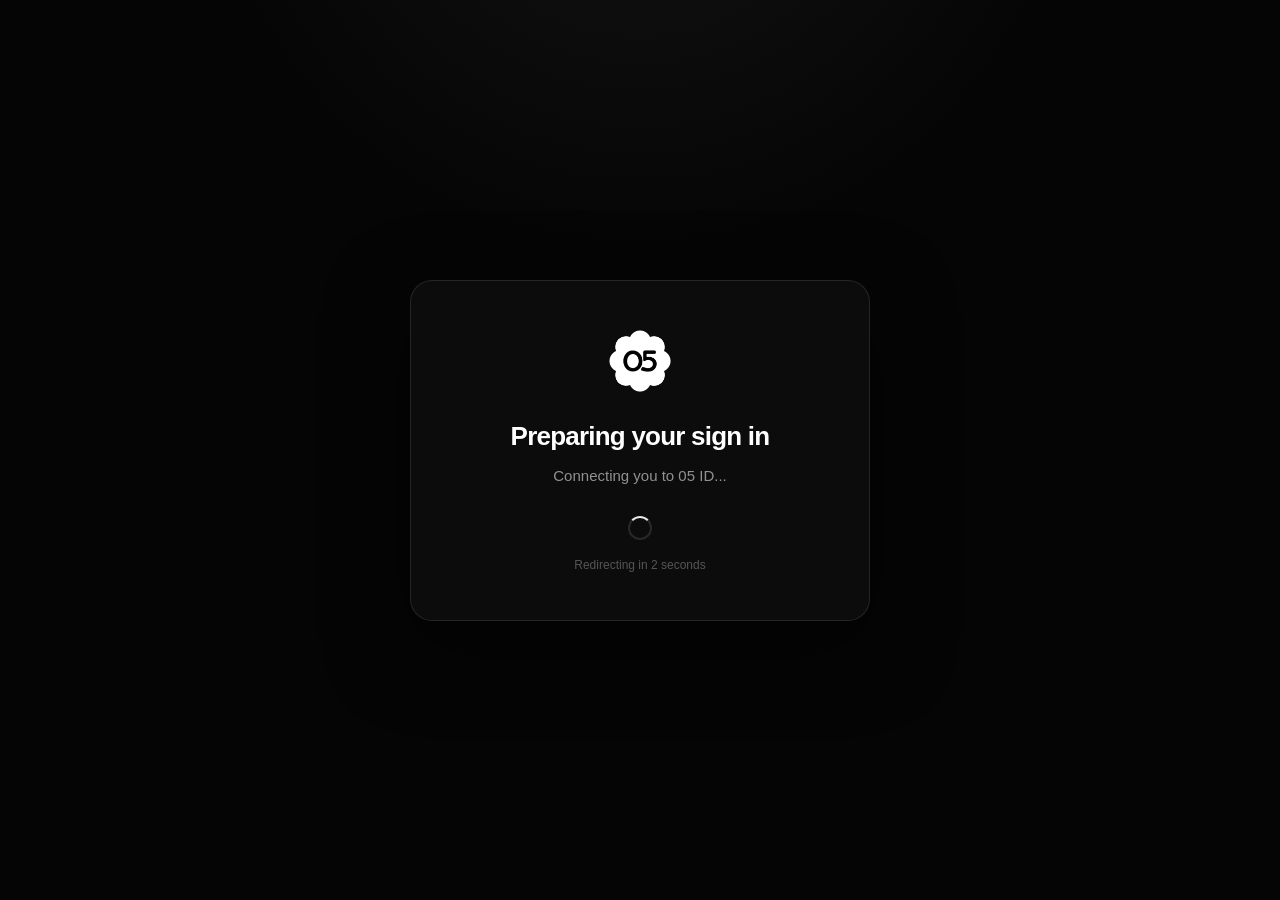
<file: index.html>
<!DOCTYPE html>
<html lang="en">

<head>

    <meta charset="UTF-8">

    <meta
        name="viewport"
        content="width=device-width, initial-scale=1.0"
    >

    <title>05 ID</title>

    <link
        rel="icon"
        type="image/png"
        href="assets/05-id-logo.png"
    >

    <style>

        * {
            box-sizing: border-box;
        }

        html,
        body {
            margin: 0;
            min-height: 100%;
        }

        body {
            min-height: 100vh;

            background:
                radial-gradient(
                    circle at 50% -20%,
                    rgba(255, 255, 255, 0.06),
                    transparent 35%
                ),
                #050505;

            color: #ffffff;

            font-family:
                Inter,
                -apple-system,
                BlinkMacSystemFont,
                "Segoe UI",
                sans-serif;
        }


        /* ========================================
           PAGE
        ======================================== */

        .connection-page {
            min-height: 100vh;

            display: flex;
            align-items: center;
            justify-content: center;

            padding: 24px;
        }


        /* ========================================
           CARD
        ======================================== */

        .connection-card {
            width: 100%;
            max-width: 460px;

            padding: 48px;

            text-align: center;

            background:
                rgba(13, 13, 13, 0.95);

            border:
                1px solid
                rgba(255, 255, 255, 0.10);

            border-radius: 22px;

            box-shadow:
                0 25px 80px
                rgba(0, 0, 0, 0.55);

            animation:
                card-in
                0.5s ease both;
        }


        @keyframes card-in {

            from {
                opacity: 0;
                transform: translateY(8px);
            }

            to {
                opacity: 1;
                transform: translateY(0);
            }

        }


        /* ========================================
           LOGO
        ======================================== */

        .connection-logo {
            width: 64px;
            height: 64px;

            margin:
                0 auto 28px;

            display: flex;
            align-items: center;
            justify-content: center;
        }

        .connection-logo img {
            width: 64px;
            height: 64px;

            object-fit: contain;
        }


        /* ========================================
           CONTENT
        ======================================== */

        .eyebrow {
            margin: 0 0 10px;

            color:
                rgba(255, 255, 255, 0.45);

            font-size: 11px;
            font-weight: 600;

            letter-spacing: 0.12em;

            text-transform: uppercase;
        }

        .connection-content h1 {
            margin: 0 0 12px;

            color: #ffffff;

            font-size: 26px;
            font-weight: 600;

            letter-spacing: -0.03em;
        }

        .connection-content p {
            margin: 0;

            color:
                rgba(255, 255, 255, 0.55);

            font-size: 15px;

            line-height: 1.6;
        }


        /* ========================================
           LOADING
        ======================================== */

        .loading {
            width: 24px;
            height: 24px;

            margin:
                28px auto 0;

            border-radius: 50%;

            border:
                2px solid
                rgba(255, 255, 255, 0.12);

            border-top-color:
                rgba(255, 255, 255, 0.9);

            animation:
                spin
                0.8s linear infinite;
        }


        @keyframes spin {

            from {
                transform: rotate(0deg);
            }

            to {
                transform: rotate(360deg);
            }

        }


        /* ========================================
           COUNTDOWN
        ======================================== */

        .countdown {
            margin-top: 18px;

            color:
                rgba(255, 255, 255, 0.3);

            font-size: 12px;

            font-variant-numeric:
                tabular-nums;
        }


        /* ========================================
           MOBILE
        ======================================== */

        @media (max-width: 520px) {

            .connection-page {
                padding: 16px;
            }

            .connection-card {
                padding: 34px 24px;

                border-radius: 18px;
            }

        }

    </style>

</head>


<body>


    <main class="connection-page">


        <section class="connection-card">


            <div class="connection-logo">

                <img
                    src="assets/05-id-logo.png"
                    alt="05 ID"
                >

            </div>


            <div class="connection-content">

            

                <h1>
                    Preparing your sign in
                </h1>

                <p>
                    Connecting you to 05 ID...
                </p>

                <div
                    class="loading"
                    aria-hidden="true"
                ></div>

                <div
                    class="countdown"
                    id="countdown"
                >
                    Redirecting in 3 seconds
                </div>

            </div>


        </section>


    </main>


    <script>

        let seconds = 3;

        const countdown =
            document.getElementById("countdown");

        const redirectUrl =
            "pages/login.html";


        const timer =
            setInterval(() => {

                seconds--;

                if (seconds > 0) {

                    countdown.textContent =
                        `Redirecting in ${seconds} second${seconds === 1 ? "" : "s"}`;

                } else {

                    countdown.textContent =
                        "Redirecting...";

                    clearInterval(timer);

                    window.location.href =
                        redirectUrl;

                }

            }, 1000);

    </script>


</body>

</html>
</file>
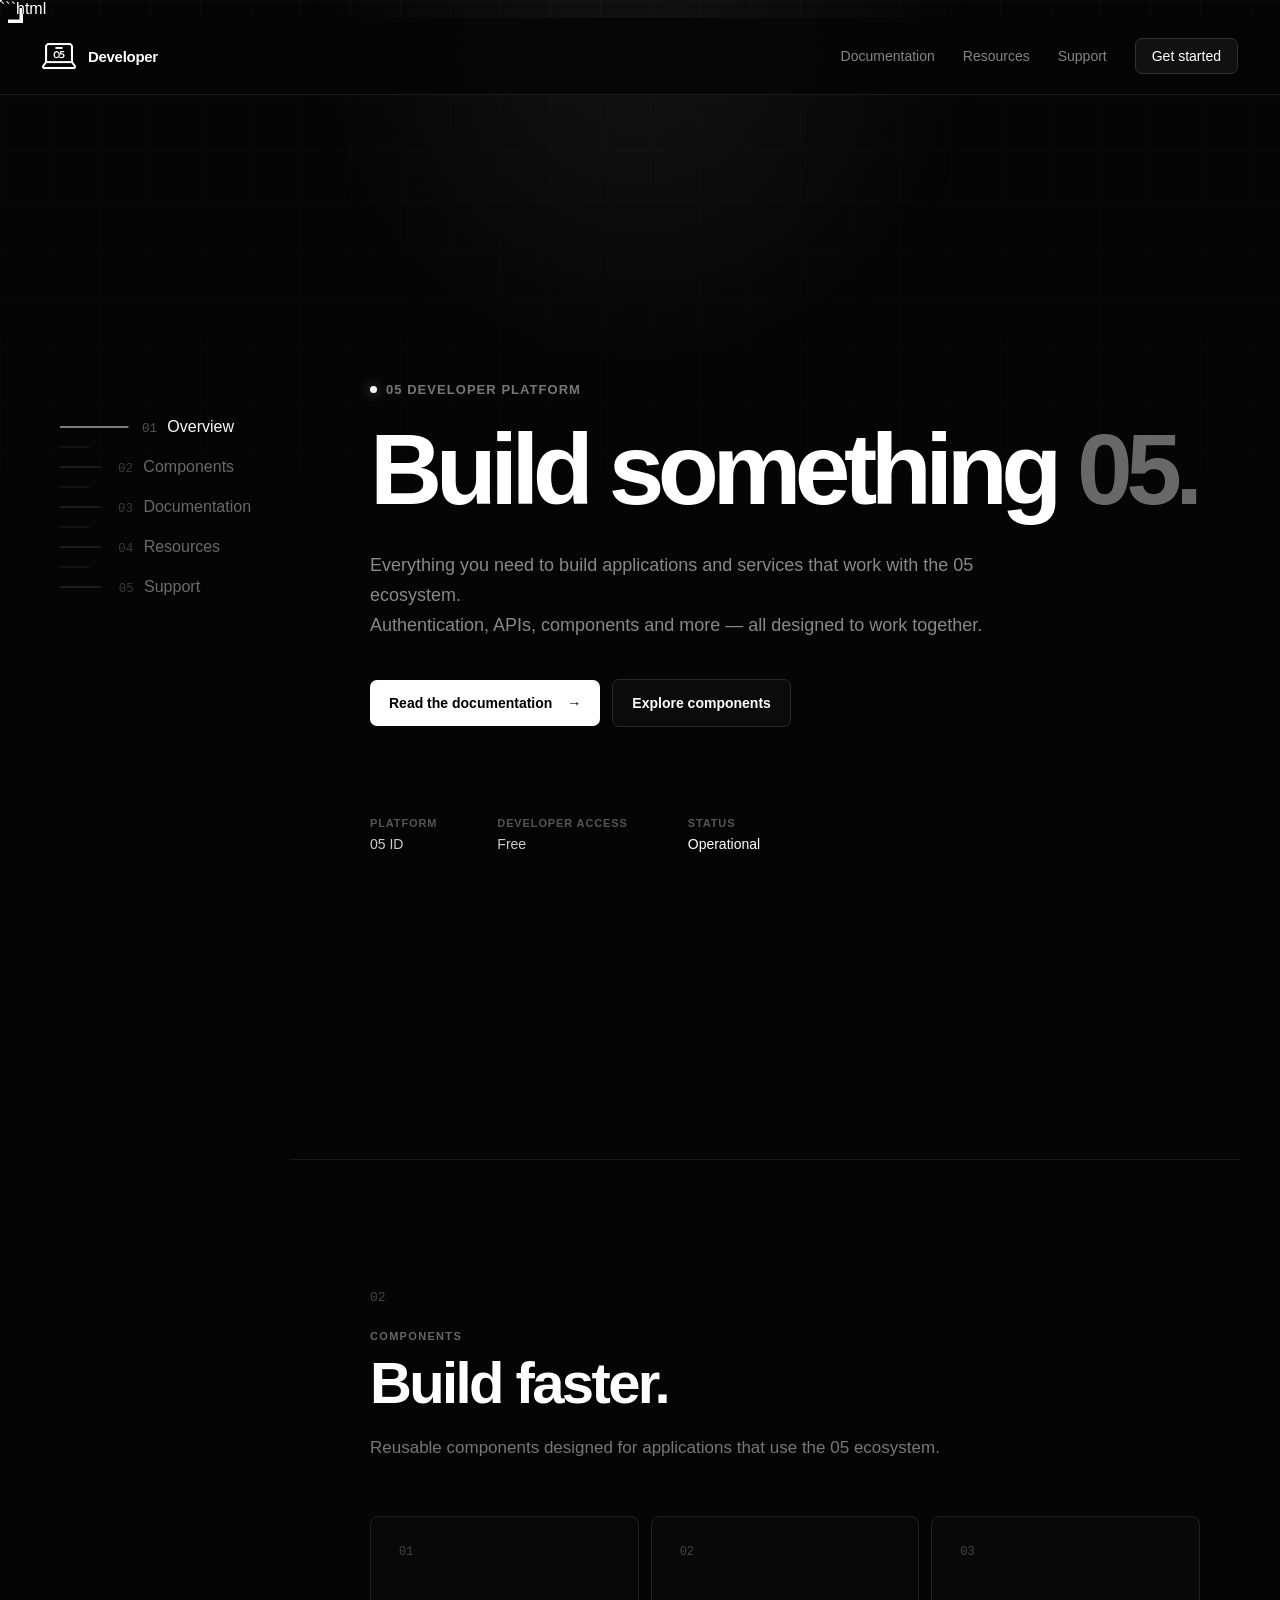
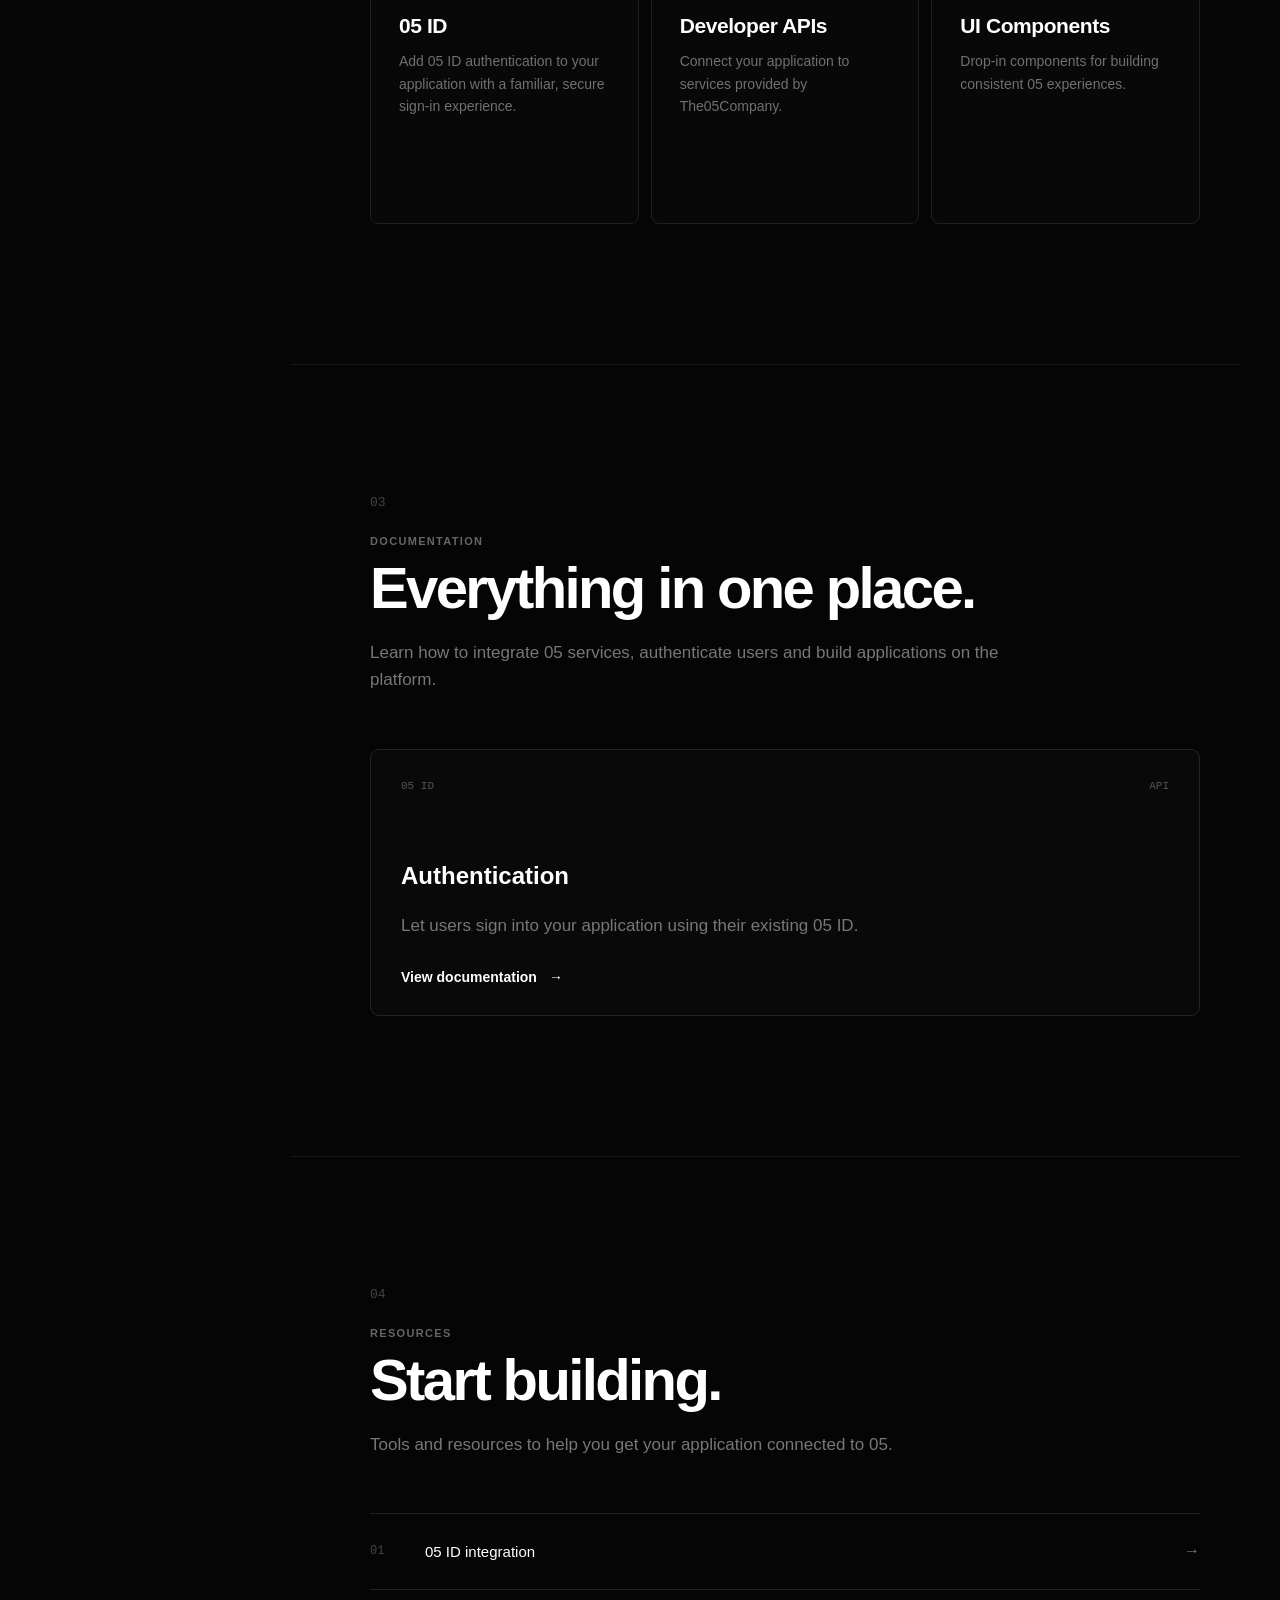
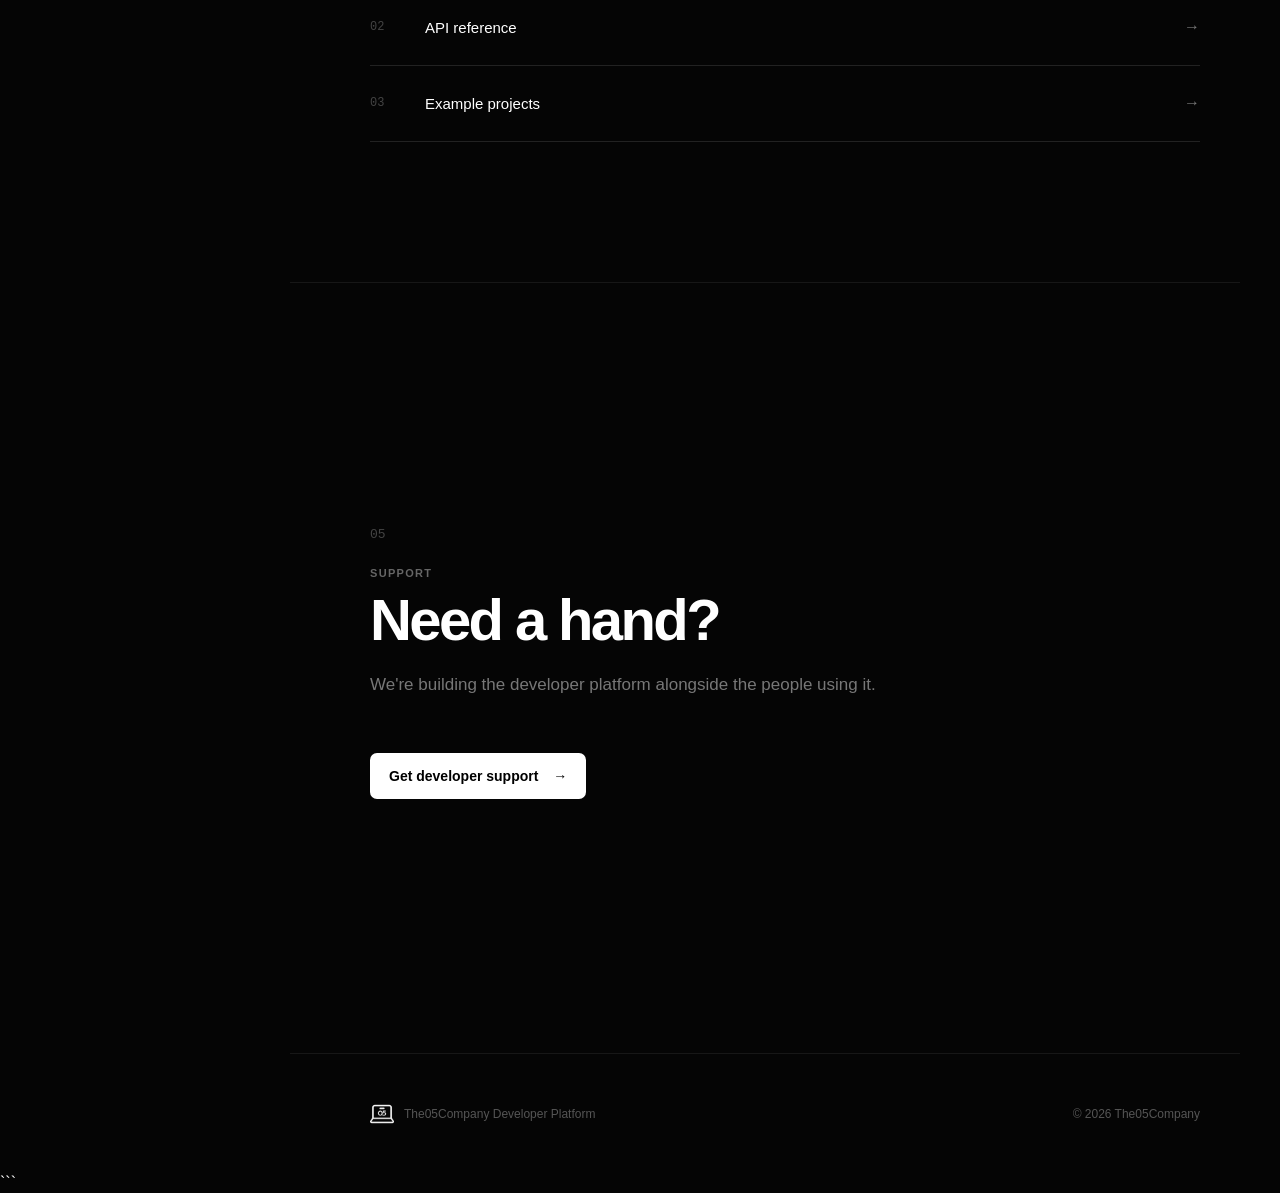
<file: developer/index.html>
```html
<!DOCTYPE html>
<html lang="en">

<head>

    <meta charset="UTF-8">

    <meta
        name="viewport"
        content="width=device-width, initial-scale=1.0"
    >

    <title>05 Developer</title>


    <!-- ========================================
         FAVICON
    ======================================== -->

    <link
        rel="icon"
        type="image/png"
        href="../assets/dev-logo.png"
    >


    <!-- ========================================
         DEVELOPER CSS
    ======================================== -->

    <link
        rel="stylesheet"
        type="text/css"
        href="../css/developer.css"
    >

</head>


<body>


    <!-- ========================================
         BACKGROUND
    ======================================== -->

    <div class="background-grid"></div>

    <div class="background-glow"></div>


    <!-- ========================================
         CUSTOM TARGET CURSOR
    ======================================== -->

    <div
        class="target-cursor-wrapper"
        id="targetCursor"
        aria-hidden="true"
    >

        <div
            class="target-cursor-dot"
            id="targetCursorDot"
        ></div>

        <div
            class="target-cursor-corner corner-tl"
        ></div>

        <div
            class="target-cursor-corner corner-tr"
        ></div>

        <div
            class="target-cursor-corner corner-br"
        ></div>

        <div
            class="target-cursor-corner corner-bl"
        ></div>

    </div>



    <!-- ========================================
         HEADER
    ======================================== -->

    <header class="developer-header">

        <a
            href="./index.html"
            class="developer-brand cursor-target"
        >

            <img
                src="../assets/dev-logo.png"
                alt="05"
                class="developer-logo"
            >

            <span class="developer-brand-text">
                Developer
            </span>

        </a>


        <nav class="header-navigation">

            <a
                href="#documentation"
                class="cursor-target"
            >
                Documentation
            </a>

            <a
                href="#resources"
                class="cursor-target"
            >
                Resources
            </a>

            <a
                href="#support"
                class="cursor-target"
            >
                Support
            </a>

            <a
                href="#signup"
                class="header-button cursor-target"
            >
                Get started
            </a>

        </nav>

    </header>



    <!-- ========================================
         MAIN
    ======================================== -->

    <main class="developer-main">


        <!-- ====================================
             SIDEBAR
        ==================================== -->

        <aside class="developer-sidebar">

            <nav
                class="line-sidebar line-sidebar--markers line-sidebar--scale-tick"
                id="lineSidebar"
            >

                <ul class="line-sidebar__list">

                    <li
                        class="line-sidebar__item active cursor-target"
                        data-section="overview"
                    >

                        <span
                            class="line-sidebar__marker"
                            aria-hidden="true"
                        ></span>

                        <span class="line-sidebar__label">

                            <span class="line-sidebar__index">
                                01
                            </span>

                            <span class="line-sidebar__text">
                                Overview
                            </span>

                        </span>

                    </li>


                    <li
                        class="line-sidebar__item cursor-target"
                        data-section="components"
                    >

                        <span
                            class="line-sidebar__marker"
                            aria-hidden="true"
                        ></span>

                        <span class="line-sidebar__label">

                            <span class="line-sidebar__index">
                                02
                            </span>

                            <span class="line-sidebar__text">
                                Components
                            </span>

                        </span>

                    </li>


                    <li
                        class="line-sidebar__item cursor-target"
                        data-section="documentation"
                    >

                        <span
                            class="line-sidebar__marker"
                            aria-hidden="true"
                        ></span>

                        <span class="line-sidebar__label">

                            <span class="line-sidebar__index">
                                03
                            </span>

                            <span class="line-sidebar__text">
                                Documentation
                            </span>

                        </span>

                    </li>


                    <li
                        class="line-sidebar__item cursor-target"
                        data-section="resources"
                    >

                        <span
                            class="line-sidebar__marker"
                            aria-hidden="true"
                        ></span>

                        <span class="line-sidebar__label">

                            <span class="line-sidebar__index">
                                04
                            </span>

                            <span class="line-sidebar__text">
                                Resources
                            </span>

                        </span>

                    </li>


                    <li
                        class="line-sidebar__item cursor-target"
                        data-section="support"
                    >

                        <span
                            class="line-sidebar__marker"
                            aria-hidden="true"
                        ></span>

                        <span class="line-sidebar__label">

                            <span class="line-sidebar__index">
                                05
                            </span>

                            <span class="line-sidebar__text">
                                Support
                            </span>

                        </span>

                    </li>

                </ul>

            </nav>

        </aside>



        <!-- ====================================
             CONTENT
        ==================================== -->

        <div class="developer-content">


            <!-- ==================================
                 HERO
            ================================== -->

            <section
                id="overview"
                class="hero-section"
            >

                <div class="hero-eyebrow">

                    <span class="status-dot"></span>

                    05 Developer Platform

                </div>


                <h1>

                    Build something
                    <span>05.</span>

                </h1>


                <p class="hero-description">

                    Everything you need to build applications
                    and services that work with the 05 ecosystem.

                    <br>

                    Authentication, APIs, components and more —
                    all designed to work together.

                </p>


                <div class="hero-actions">

                    <a
                        href="#documentation"
                        class="primary-button cursor-target"
                    >

                        Read the documentation

                        <span>
                            →
                        </span>

                    </a>


                    <a
                        href="#components"
                        class="secondary-button cursor-target"
                    >

                        Explore components

                    </a>

                </div>


                <div class="hero-meta">

                    <div>

                        <span>
                            Platform
                        </span>

                        <strong>
                            05 ID
                        </strong>

                    </div>


                    <div>

                        <span>
                            Developer access
                        </span>

                        <strong>
                            Free
                        </strong>

                    </div>


                    <div>

                        <span>
                            Status
                        </span>

                        <strong class="online">
                            Operational
                        </strong>

                    </div>

                </div>

            </section>



            <!-- ==================================
                 COMPONENTS
            ================================== -->

            <section
                id="components"
                class="content-section"
            >

                <div class="section-number">
                    02
                </div>

                <div>

                    <p class="section-label">
                        COMPONENTS
                    </p>

                    <h2>
                        Build faster.
                    </h2>

                    <p>
                        Reusable components designed for
                        applications that use the 05 ecosystem.
                    </p>

                </div>


                <div class="feature-grid">

                    <article
                        class="feature-card cursor-target"
                    >

                        <span class="feature-number">
                            01
                        </span>

                        <h3>
                            05 ID
                        </h3>

                        <p>
                            Add 05 ID authentication to your
                            application with a familiar,
                            secure sign-in experience.
                        </p>

                    </article>


                    <article
                        class="feature-card cursor-target"
                    >

                        <span class="feature-number">
                            02
                        </span>

                        <h3>
                            Developer APIs
                        </h3>

                        <p>
                            Connect your application to
                            services provided by The05Company.
                        </p>

                    </article>


                    <article
                        class="feature-card cursor-target"
                    >

                        <span class="feature-number">
                            03
                        </span>

                        <h3>
                            UI Components
                        </h3>

                        <p>
                            Drop-in components for building
                            consistent 05 experiences.
                        </p>

                    </article>

                </div>

            </section>



            <!-- ==================================
                 DOCUMENTATION
            ================================== -->

            <section
                id="documentation"
                class="content-section documentation-section"
            >

                <div class="section-number">
                    03
                </div>

                <div>

                    <p class="section-label">
                        DOCUMENTATION
                    </p>

                    <h2>
                        Everything in one place.
                    </h2>

                    <p>
                        Learn how to integrate 05 services,
                        authenticate users and build applications
                        on the platform.
                    </p>

                </div>


                <div
                    class="documentation-card cursor-target"
                >

                    <div class="documentation-card-top">

                        <span>
                            05 ID
                        </span>

                        <span>
                            API
                        </span>

                    </div>


                    <h3>
                        Authentication
                    </h3>


                    <p>
                        Let users sign into your application
                        using their existing 05 ID.
                    </p>


                    <a
                        href="#"
                        class="cursor-target"
                    >

                        View documentation

                        <span>
                            →
                        </span>

                    </a>

                </div>

            </section>



            <!-- ==================================
                 RESOURCES
            ================================== -->

            <section
                id="resources"
                class="content-section"
            >

                <div class="section-number">
                    04
                </div>

                <div>

                    <p class="section-label">
                        RESOURCES
                    </p>

                    <h2>
                        Start building.
                    </h2>

                    <p>
                        Tools and resources to help you get
                        your application connected to 05.
                    </p>

                </div>


                <div class="resource-list">

                    <a
                        href="#"
                        class="resource-item cursor-target"
                    >

                        <span>
                            01
                        </span>

                        <strong>
                            05 ID integration
                        </strong>

                        <span class="resource-arrow">
                            →
                        </span>

                    </a>


                    <a
                        href="#"
                        class="resource-item cursor-target"
                    >

                        <span>
                            02
                        </span>

                        <strong>
                            API reference
                        </strong>

                        <span class="resource-arrow">
                            →
                        </span>

                    </a>


                    <a
                        href="#"
                        class="resource-item cursor-target"
                    >

                        <span>
                            03
                        </span>

                        <strong>
                            Example projects
                        </strong>

                        <span class="resource-arrow">
                            →
                        </span>

                    </a>

                </div>

            </section>



            <!-- ==================================
                 SUPPORT
            ================================== -->

            <section
                id="support"
                class="content-section support-section"
            >

                <div class="section-number">
                    05
                </div>

                <div>

                    <p class="section-label">
                        SUPPORT
                    </p>

                    <h2>
                        Need a hand?
                    </h2>

                    <p>
                        We're building the developer platform
                        alongside the people using it.
                    </p>

                </div>


                <a
                    href="#"
                    class="primary-button cursor-target"
                >

                    Get developer support

                    <span>
                        →
                    </span>

                </a>

            </section>



            <!-- ==================================
                 FOOTER
            ================================== -->

            <footer class="developer-footer">

                <div>

                    <img
                        src="../assets/dev-logo.png"
                        alt="05"
                    >

                    <span>
                        The05Company Developer Platform
                    </span>

                </div>


                <span>
                    © 2026 The05Company
                </span>

            </footer>


        </div>

    </main>



    <!-- ========================================
         GSAP
    ======================================== -->

    <script
        src="https://cdn.jsdelivr.net/npm/gsap@3.12.5/dist/gsap.min.js"
    ></script>


    <!-- ========================================
         DEVELOPER JAVASCRIPT
    ======================================== -->

    <script src="../js/developer.js"></script>


</body>

</html>
```
</file>
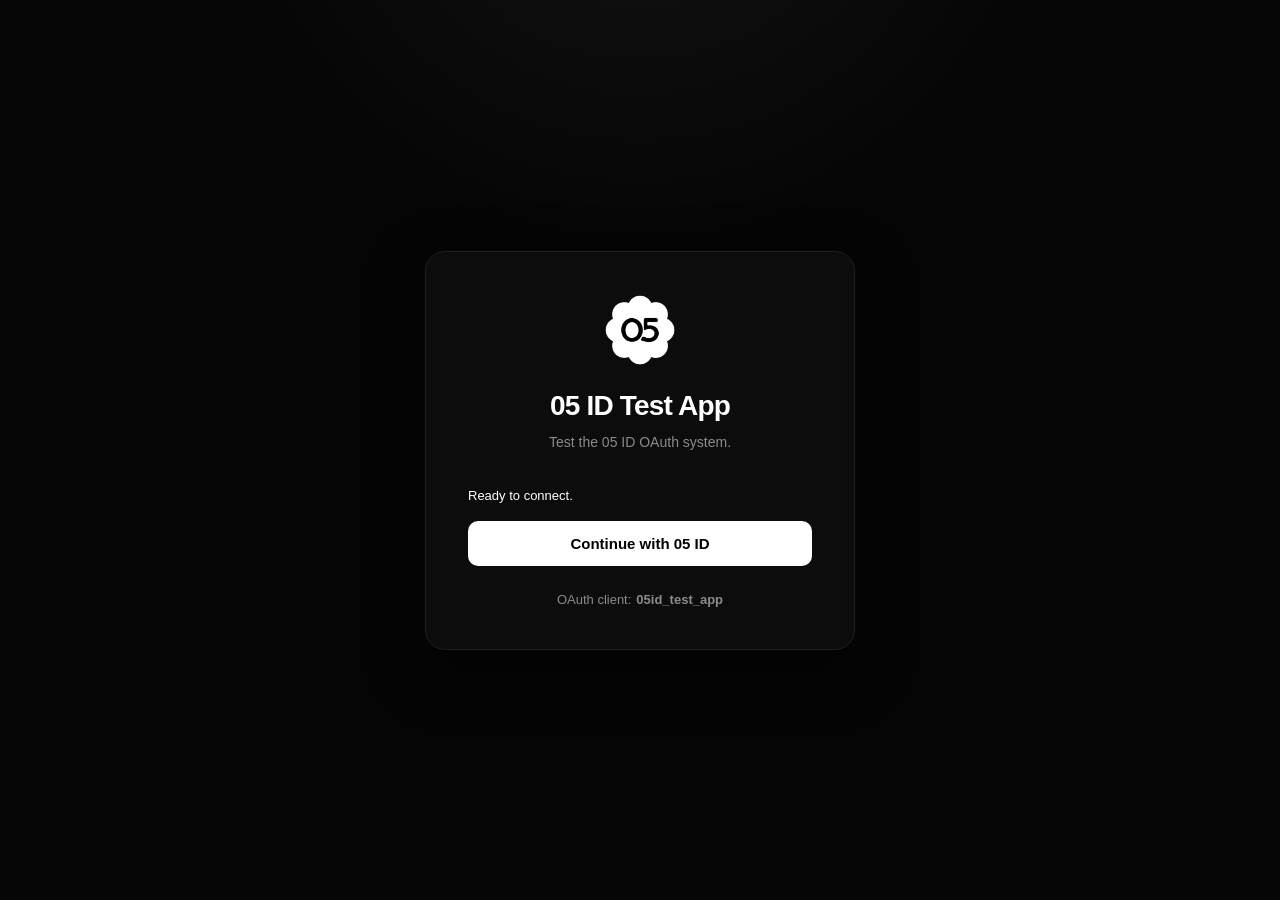
<file: pages/test-app.html>
<!DOCTYPE html>
<html lang="en">

<head>

    <meta charset="UTF-8">

    <meta
        name="viewport"
        content="width=device-width, initial-scale=1.0"
    >

    <title>05 ID Test App</title>

    <link
        rel="icon"
        type="image/png"
        href="../assets/05-id-logo.png"
    >

    <link
        rel="stylesheet"
        href="../css/style.css"
    >

</head>


<body>

    <main class="auth-page">

        <section class="auth-card">

            <div class="auth-header">

                <img
                    src="../assets/05-id-logo.png"
                    alt="05 ID"
                    class="auth-logo"
                >

                <h1>
                    05 ID Test App
                </h1>

                <p>
                    Test the 05 ID OAuth system.
                </p>

            </div>


            <div
                id="statusMessage"
                class="form-message"
            >
                Ready to connect.
            </div>


            <button
                type="button"
                id="loginButton"
                class="auth-button"
            >
                Continue with 05 ID
            </button>


            <div class="auth-footer">

                <span>
                    OAuth client:
                </span>

                <strong>
                    05id_test_app
                </strong>

            </div>

        </section>

    </main>


    <script src="../js/test-app.js"></script>

</body>

</html>
</file>
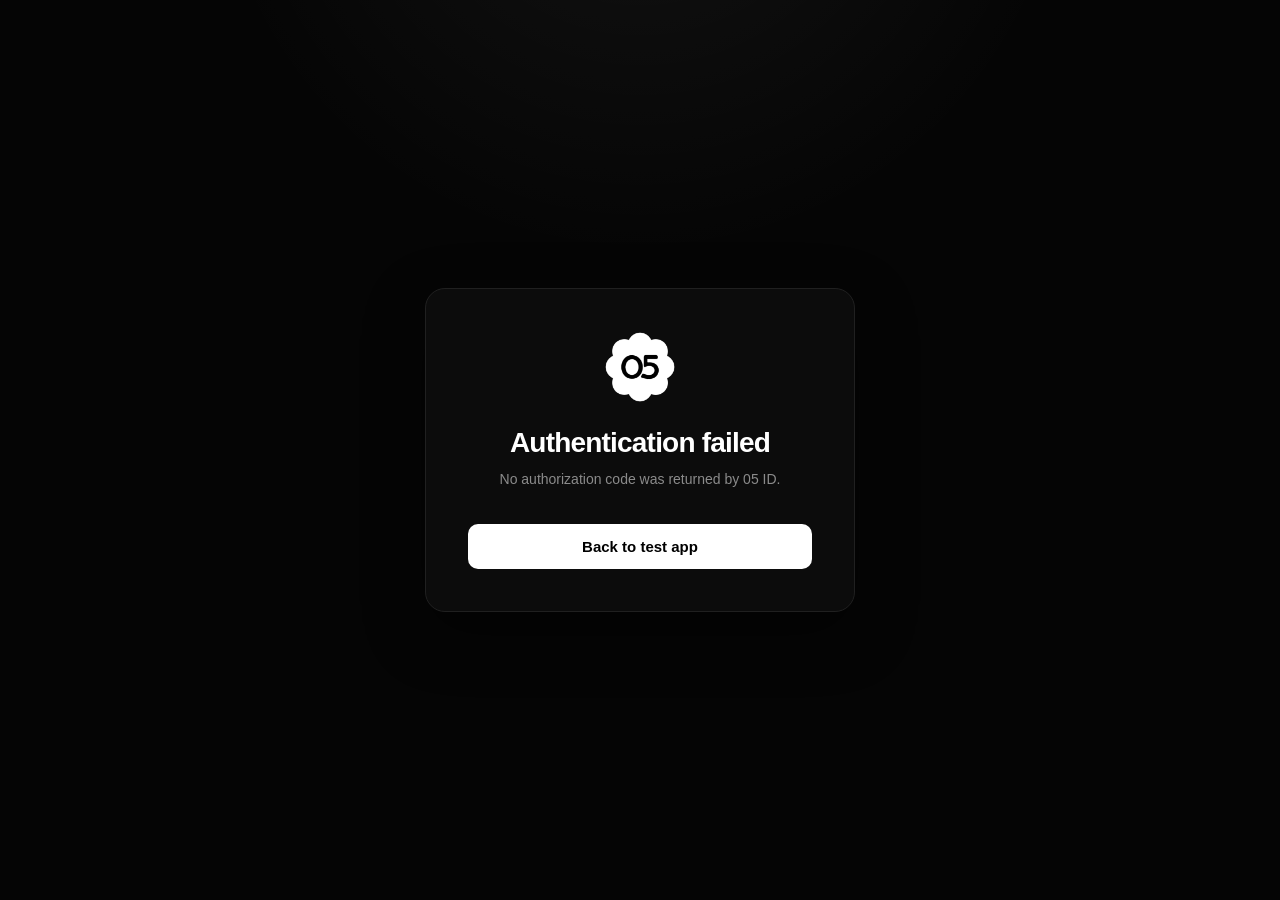
<file: pages/test-result.html>
<!DOCTYPE html>

<html lang="en">

<head>


<meta charset="UTF-8">

<meta
    name="viewport"
    content="width=device-width, initial-scale=1.0"
>

<title>05 ID — Authentication Result</title>

<link
    rel="icon"
    type="image/png"
    href="../assets/05-id-logo.png"
>

<link
    rel="stylesheet"
    href="../css/style.css"
>


</head>

<body>


<main class="auth-page">

    <section class="auth-card">

        <div class="auth-header">

            <img
                src="../assets/05-id-logo.png"
                alt="05 ID"
                class="auth-logo"
            >

            <h1 id="resultTitle">
                Completing sign in
            </h1>

            <p id="resultMessage">
                Verifying your 05 ID authentication...
            </p>

        </div>


        <div
            id="resultDetails"
            class="form-message"
            style="display: none;"
        ></div>


        <button
            type="button"
            id="backButton"
            class="auth-button"
            style="display: none;"
            onclick="window.location.href='test-app.html'"
        >
            Back to test app
        </button>

    </section>

</main>


<!-- IMPORTANT:
     config.js MUST load before test-result.js -->

<script src="../js/config.js"></script>

<script src="../js/test-result.js"></script>


</body>

</html>
</file>
<file: css/developer.css>
css
/* ========================================
   05 DEVELOPERS
======================================== */

* {
    box-sizing: border-box;
}

html {
    scroll-behavior: smooth;
    background: #050505;
}

body {
    margin: 0;
    min-height: 100vh;
    background: #050505;
    color: #ffffff;
    font-family:
        -apple-system,
        BlinkMacSystemFont,
        "Segoe UI",
        Helvetica,
        Arial,
        sans-serif;
    overflow-x: hidden;
}

a {
    color: inherit;
    text-decoration: none;
}


/* ========================================
   BACKGROUND
======================================== */

.background-grid {
    position: fixed;
    inset: 0;
    pointer-events: none;

    background-image:
        linear-gradient(
            rgba(255, 255, 255, 0.025) 1px,
            transparent 1px
        ),
        linear-gradient(
            90deg,
            rgba(255, 255, 255, 0.025) 1px,
            transparent 1px
        );

    background-size: 50px 50px;

    mask-image:
        linear-gradient(
            to bottom,
            black,
            transparent 90%
        );

    -webkit-mask-image:
        linear-gradient(
            to bottom,
            black,
            transparent 90%
        );

    z-index: 0;
}

.background-glow {
    position: fixed;
    width: 700px;
    height: 700px;

    top: -300px;
    left: 50%;

    transform: translateX(-50%);

    background:
        radial-gradient(
            circle,
            rgba(255, 255, 255, 0.055) 0%,
            transparent 70%
        );

    pointer-events: none;
    z-index: 0;
}


/* ========================================
   TARGET CURSOR
======================================== */

.target-cursor-wrapper {
    position: fixed;

    top: 0;
    left: 0;

    width: 0;
    height: 0;

    pointer-events: none;

    z-index: 9999;

    mix-blend-mode: difference;

    transform:
        translate(-50%, -50%);
}

.target-cursor-dot {
    position: absolute;

    left: 50%;
    top: 50%;

    width: 4px;
    height: 4px;

    background: #ffffff;

    border-radius: 50%;

    transform:
        translate(-50%, -50%);

    will-change: transform;
}

.target-cursor-corner {
    position: absolute;

    left: 50%;
    top: 50%;

    width: 12px;
    height: 12px;

    border: 3px solid #ffffff;

    will-change:
        transform,
        border-color;
}

.corner-tl {
    transform:
        translate(-150%, -150%);

    border-right: none;
    border-bottom: none;
}

.corner-tr {
    transform:
        translate(50%, -150%);

    border-left: none;
    border-bottom: none;
}

.corner-br {
    transform:
        translate(50%, 50%);

    border-left: none;
    border-top: none;
}

.corner-bl {
    transform:
        translate(-150%, 50%);

    border-right: none;
    border-top: none;
}


/* ========================================
   HEADER
======================================== */

.developer-header {
    position: sticky;

    top: 0;

    z-index: 100;

    height: 76px;

    display: flex;

    align-items: center;

    justify-content: space-between;

    padding: 0 42px;

    background:
        rgba(5, 5, 5, 0.82);

    border-bottom:
        1px solid #1b1b1b;

    backdrop-filter:
        blur(18px);

    -webkit-backdrop-filter:
        blur(18px);
}


/* ========================================
   BRAND
======================================== */

.developer-brand {
    display: flex;

    align-items: center;

    gap: 12px;
}

.developer-logo {
    width: 34px;
    height: 34px;

    object-fit: contain;
}

.developer-brand-text {
    color: #ffffff;

    font-size: 15px;
    font-weight: 600;

    letter-spacing: -0.02em;
}


/* ========================================
   HEADER NAVIGATION
======================================== */

.header-navigation {
    display: flex;

    align-items: center;

    gap: 28px;
}

.header-navigation a {
    color: #858585;

    font-size: 14px;
    font-weight: 500;

    transition:
        color 0.2s ease;
}

.header-navigation a:hover {
    color: #ffffff;
}

.header-button {
    padding: 9px 16px;

    border:
        1px solid #303030;

    border-radius: 7px;

    color: #ffffff !important;

    background: #111111;

    transition:
        background 0.2s ease,
        border-color 0.2s ease;
}

.header-button:hover {
    background: #181818;

    border-color: #444444;
}


/* ========================================
   MAIN LAYOUT
======================================== */

.developer-main {
    position: relative;

    z-index: 1;

    display: grid;

    grid-template-columns:
        250px
        minmax(0, 1fr);

    width:
        min(
            1450px,
            calc(100% - 80px)
        );

    margin: 0 auto;
}


/* ========================================
   SIDEBAR
======================================== */

.developer-sidebar {
    position: sticky;

    top: 76px;

    height:
        calc(100vh - 76px);

    display: flex;

    align-items: center;

    padding-left: 20px;
}

.line-sidebar {
    --accent-color: #ffffff;
    --text-color: #686868;
    --marker-color: #303030;

    --marker-length: 58px;
    --marker-gap: 0px;

    --tick-scale: 0.5;

    --max-shift: 25px;

    --item-gap: 20px;

    --font-size: 1rem;

    position: relative;

    display: flex;
}

.line-sidebar--markers {
    padding-left:
        calc(
            var(--marker-length) +
            var(--marker-gap)
        );
}

.line-sidebar__list {
    list-style: none;

    margin: 0;
    padding: 1rem 0;

    display: flex;

    flex-direction: column;

    gap: var(--item-gap);
}

.line-sidebar__item {
    position: relative;

    cursor: pointer;
}

.line-sidebar__item::before {
    content: "";

    position: absolute;

    inset: -7px -50px;
}

.line-sidebar__label {
    position: relative;

    display: inline-flex;

    align-items: baseline;

    font-size: var(--font-size);

    line-height: 1.2;

    color:
        color-mix(
            in srgb,
            var(--accent-color)
            calc(
                var(--effect, 0) * 100%
            ),
            var(--text-color)
        );

    transform:
        translateX(
            calc(
                var(--effect, 0) *
                var(--max-shift)
            )
        );
}

.line-sidebar__index {
    margin-right: 0.65rem;

    color: #555555;

    font-family:
        ui-monospace,
        SFMono-Regular,
        Menlo,
        Monaco,
        Consolas,
        monospace;

    font-size: 0.78em;

    opacity:
        calc(
            0.65 +
            var(--effect, 0) * 0.35
        );
}

.line-sidebar__text {
    white-space: nowrap;
}

.line-sidebar__marker {
    position: absolute;

    top: 50%;

    left:
        calc(
            -1 *
            var(--marker-length) -
            var(--marker-gap)
        );

    width:
        var(--marker-length);

    height: 1px;

    background:
        color-mix(
            in srgb,
            var(--accent-color)
            calc(
                var(--effect, 0) * 100%
            ),
            var(--marker-color)
        );

    transform-origin:
        left center;

    transform:
        translateY(-50%)
        scaleX(
            calc(
                0.7 +
                var(--effect, 0) * 0.5
            )
        );
}

.line-sidebar--markers
.line-sidebar__item:not(:last-child)::after {
    content: "";

    position: absolute;

    top:
        calc(
            100% +
            var(--item-gap) / 2
        );

    left:
        calc(
            -1 *
            var(--marker-length) -
            var(--marker-gap)
        );

    width:
        calc(
            var(--marker-length) *
            var(--tick-scale)
        );

    height: 1px;

    background: #3a3a3a;

    opacity: 0.6;

    transform:
        translateY(-50%);
}


/* ========================================
   CONTENT
======================================== */

.developer-content {
    min-width: 0;
}


/* ========================================
   HERO
======================================== */

.hero-section {
    min-height:
        calc(100vh - 76px);

    display: flex;

    flex-direction: column;

    justify-content: center;

    padding:
        110px
        40px
        130px
        80px;

    border-bottom:
        1px solid #171717;
}

.hero-eyebrow {
    display: flex;

    align-items: center;

    gap: 9px;

    margin-bottom: 24px;

    color: #777777;

    font-size: 13px;

    font-weight: 600;

    letter-spacing: 0.08em;

    text-transform: uppercase;
}

.status-dot {
    width: 7px;
    height: 7px;

    border-radius: 50%;

    background: #ffffff;

    box-shadow:
        0 0 12px
        rgba(255, 255, 255, 0.45);
}

.hero-section h1 {
    max-width: 900px;

    margin: 0;

    font-size:
        clamp(
            56px,
            8vw,
            100px
        );

    line-height: 0.96;

    letter-spacing: -0.065em;

    font-weight: 700;
}

.hero-section h1 span {
    color: #686868;
}

.hero-description {
    max-width: 690px;

    margin:
        34px 0 0;

    color: #888888;

    font-size: 18px;

    line-height: 1.65;
}


/* ========================================
   HERO ACTIONS
======================================== */

.hero-actions {
    display: flex;

    align-items: center;

    gap: 12px;

    margin-top: 38px;
}

.primary-button,
.secondary-button {
    display: inline-flex;

    align-items: center;

    justify-content: center;

    min-height: 46px;

    padding:
        0 19px;

    border-radius: 7px;

    font-size: 14px;

    font-weight: 600;

    transition:
        transform 0.2s ease,
        background 0.2s ease,
        border-color 0.2s ease;
}

.primary-button {
    gap: 15px;

    background: #ffffff;

    color: #000000;
}

.primary-button:hover {
    background: #e8e8e8;

    transform:
        translateY(-1px);
}

.secondary-button {
    border:
        1px solid #292929;

    color: #ffffff;

    background: #0b0b0b;
}

.secondary-button:hover {
    border-color: #444444;

    transform:
        translateY(-1px);
}


/* ========================================
   HERO META
======================================== */

.hero-meta {
    display: flex;

    gap: 60px;

    margin-top: 90px;
}

.hero-meta div {
    display: flex;

    flex-direction: column;

    gap: 7px;
}

.hero-meta span {
    color: #555555;

    font-size: 11px;

    font-weight: 600;

    letter-spacing: 0.08em;

    text-transform: uppercase;
}

.hero-meta strong {
    color: #cccccc;

    font-size: 14px;

    font-weight: 500;
}

.hero-meta .online {
    color: #ffffff;
}


/* ========================================
   CONTENT SECTIONS
======================================== */

.content-section {
    position: relative;

    padding:
        130px
        40px
        140px
        80px;

    border-bottom:
        1px solid #171717;
}

.section-number {
    margin-bottom: 25px;

    color: #444444;

    font-family:
        ui-monospace,
        SFMono-Regular,
        Menlo,
        monospace;

    font-size: 13px;
}

.section-label {
    margin:
        0 0 12px;

    color: #666666;

    font-size: 11px;

    font-weight: 700;

    letter-spacing: 0.12em;

    text-transform: uppercase;
}

.content-section h2 {
    margin: 0;

    color: #ffffff;

    font-size:
        clamp(
            34px,
            5vw,
            58px
        );

    line-height: 1;

    letter-spacing: -0.045em;
}

.content-section > div > p:not(.section-label) {
    max-width: 650px;

    margin-top: 22px;

    color: #777777;

    font-size: 17px;

    line-height: 1.6;
}


/* ========================================
   FEATURE GRID
======================================== */

.feature-grid {
    display: grid;

    grid-template-columns:
        repeat(
            3,
            minmax(0, 1fr)
        );

    gap: 12px;

    margin-top: 55px;
}

.feature-card {
    min-height: 250px;

    padding: 28px;

    border:
        1px solid #202020;

    background:
        rgba(255, 255, 255, 0.015);

    border-radius: 8px;

    transition:
        border-color 0.2s ease,
        background 0.2s ease;
}

.feature-card:hover {
    border-color: #343434;

    background:
        rgba(255, 255, 255, 0.025);
}

.feature-number {
    color: #444444;

    font-family:
        ui-monospace,
        SFMono-Regular,
        Menlo,
        monospace;

    font-size: 12px;
}

.feature-card h3 {
    margin:
        55px 0 12px;

    font-size: 21px;

    letter-spacing: -0.02em;
}

.feature-card p {
    margin: 0;

    color: #707070;

    font-size: 14px;

    line-height: 1.6;
}


/* ========================================
   DOCUMENTATION
======================================== */

.documentation-card {
    margin-top: 55px;

    padding: 30px;

    border:
        1px solid #242424;

    border-radius: 9px;

    background: #090909;
}

.documentation-card-top {
    display: flex;

    justify-content: space-between;

    color: #555555;

    font-family:
        ui-monospace,
        SFMono-Regular,
        Menlo,
        monospace;

    font-size: 11px;
}

.documentation-card h3 {
    margin:
        70px 0 12px;

    font-size: 24px;
}

.documentation-card p {
    max-width: 550px;

    margin: 0;

    color: #777777;

    line-height: 1.6;
}

.documentation-card a {
    display: inline-flex;

    gap: 12px;

    margin-top: 30px;

    color: #ffffff;

    font-size: 14px;

    font-weight: 600;
}


/* ========================================
   RESOURCES
======================================== */

.resource-list {
    margin-top: 55px;

    border-top:
        1px solid #222222;
}

.resource-item {
    display: grid;

    grid-template-columns:
        55px
        1fr
        30px;

    align-items: center;

    min-height: 75px;

    border-bottom:
        1px solid #222222;

    color: #ffffff;

    transition:
        padding 0.2s ease,
        background 0.2s ease;
}

.resource-item:hover {
    padding-left: 10px;

    background:
        rgba(255, 255, 255, 0.02);
}

.resource-item > span:first-child {
    color: #444444;

    font-family:
        ui-monospace,
        SFMono-Regular,
        Menlo,
        monospace;

    font-size: 12px;
}

.resource-item strong {
    font-size: 15px;

    font-weight: 500;
}

.resource-arrow {
    color: #777777;

    text-align: right;
}


/* ========================================
   SUPPORT
======================================== */

.support-section {
    min-height: 500px;

    display: flex;

    flex-direction: column;

    justify-content: center;
}

.support-section .primary-button {
    align-self: flex-start;

    margin-top: 38px;
}


/* ========================================
   FOOTER
======================================== */

.developer-footer {
    min-height: 120px;

    display: flex;

    align-items: center;

    justify-content: space-between;

    padding:
        0
        40px
        0
        80px;

    color: #555555;

    font-size: 12px;
}

.developer-footer div {
    display: flex;

    align-items: center;

    gap: 10px;
}

.developer-footer img {
    width: 24px;
    height: 24px;

    object-fit: contain;
}


/* ========================================
   RESPONSIVE
======================================== */

@media (max-width: 1000px) {

    .developer-main {
        grid-template-columns: 1fr;

        width:
            min(
                calc(100% - 40px),
                900px
            );
    }

    .developer-sidebar {
        display: none;
    }

    .hero-section,
    .content-section {
        padding-left: 0;
        padding-right: 0;
    }

    .feature-grid {
        grid-template-columns: 1fr;
    }

    .developer-footer {
        padding-left: 0;
        padding-right: 0;
    }
}


@media (max-width: 700px) {

    .developer-header {
        height: 68px;

        padding:
            0 18px;
    }

    .header-navigation a:not(.header-button) {
        display: none;
    }

    .developer-main {
        width:
            calc(100% - 32px);
    }

    .hero-section {
        min-height:
            calc(100vh - 68px);

        padding-top: 80px;

        padding-bottom: 90px;
    }

    .hero-description {
        font-size: 16px;
    }

    .hero-actions {
        flex-direction: column;

        align-items: stretch;
    }

    .primary-button,
    .secondary-button {
        width: 100%;
    }

    .hero-meta {
        flex-direction: column;

        gap: 22px;

        margin-top: 60px;
    }

    .content-section {
        padding-top: 90px;

        padding-bottom: 100px;
    }

    .developer-footer {
        flex-direction: column;

        align-items: flex-start;

        justify-content: center;

        gap: 15px;

        min-height: 150px;
    }
}


/* ========================================
   MOBILE CURSOR SAFETY
======================================== */

@media (hover: none), (pointer: coarse) {

    .target-cursor-wrapper {
        display: none !important;
    }

    body {
        cursor: auto !important;
    }
}
</file>
<file: css/style.css>
* {
    box-sizing: border-box;
    margin: 0;
    padding: 0;
}

:root {
    font-family:
        Inter,
        -apple-system,
        BlinkMacSystemFont,
        "Segoe UI",
        sans-serif;

    color-scheme: dark;

    --background: #050505;
    --card: #0d0d0d;
    --border: #202020;
    --input: #111111;
    --text: #ffffff;
    --muted: #8b8b8b;
    --accent: #ffffff;
    --accent-text: #000000;
    --danger: #ff5c5c;
    --success: #5cff91;
}

body {
    min-height: 100vh;

    background:
        radial-gradient(
            circle at 50% -20%,
            rgba(255, 255, 255, 0.06),
            transparent 35%
        ),
        var(--background);

    color: var(--text);
}


/* ========================================
   AUTH PAGE
======================================== */

.auth-page {
    min-height: 100vh;

    display: flex;
    align-items: center;
    justify-content: center;

    padding: 32px 20px;
}


/* ========================================
   AUTH CARD
======================================== */

.auth-card {
    width: 100%;
    max-width: 430px;

    background: rgba(13, 13, 13, 0.95);

    border: 1px solid var(--border);
    border-radius: 20px;

    padding: 42px;

    box-shadow:
        0 20px 60px rgba(0, 0, 0, 0.45);
}


/* ========================================
   AUTH HEADER
======================================== */

.auth-header {
    text-align: center;
    margin-bottom: 34px;
}


/* ========================================
   05 ID LOGO
======================================== */

.auth-logo {
    display: block;

    width: 72px;
    height: 72px;

    object-fit: contain;

    margin: 0 auto 24px;
}


/* ========================================
   AUTH TITLE
======================================== */

.auth-header h1 {
    font-size: 28px;
    font-weight: 700;
    letter-spacing: -0.8px;

    margin-bottom: 10px;
}

.auth-header p {
    color: var(--muted);

    font-size: 14px;
    line-height: 1.5;
}


/* ========================================
   FORM
======================================== */

#createAccountForm,
#loginForm {
    width: 100%;
}

.form-group {
    margin-bottom: 20px;
}

.form-group label {
    display: block;

    margin-bottom: 8px;

    color: #dddddd;

    font-size: 13px;
    font-weight: 600;
}

.form-group input {
    width: 100%;

    padding: 14px 15px;

    border: 1px solid var(--border);
    border-radius: 10px;

    background: var(--input);
    color: var(--text);

    font-family: inherit;
    font-size: 15px;

    outline: none;

    transition:
        border-color 0.2s ease,
        background 0.2s ease,
        box-shadow 0.2s ease;
}

.form-group input::placeholder {
    color: #555555;
}

.form-group input:hover {
    border-color: #303030;
}

.form-group input:focus {
    border-color: #666666;

    background: #151515;

    box-shadow:
        0 0 0 3px rgba(255, 255, 255, 0.05);
}


/* ========================================
   MESSAGE
======================================== */

.form-message {
    min-height: 20px;

    margin-bottom: 14px;

    font-size: 13px;
    line-height: 1.4;
}

.form-message.error {
    color: var(--danger);
}

.form-message.success {
    color: var(--success);
}


/* ========================================
   BUTTON
======================================== */

.auth-button {
    width: 100%;

    padding: 14px 18px;

    border: none;
    border-radius: 10px;

    background: var(--accent);
    color: var(--accent-text);

    font-family: inherit;
    font-size: 15px;
    font-weight: 700;

    cursor: pointer;

    transition:
        transform 0.15s ease,
        opacity 0.15s ease;
}

.auth-button:hover {
    opacity: 0.9;
}

.auth-button:active {
    transform: scale(0.985);
}

.auth-button:disabled {
    opacity: 0.5;
    cursor: not-allowed;
}


/* ========================================
   FOOTER
======================================== */

.auth-footer {
    display: flex;

    justify-content: center;
    align-items: center;

    gap: 5px;

    margin-top: 26px;

    color: var(--muted);

    font-size: 13px;
}

.auth-footer a {
    color: #ffffff;

    text-decoration: none;

    font-weight: 600;
}

.auth-footer a:hover {
    text-decoration: underline;
}


/* ========================================
   AUTH MOBILE
======================================== */

@media (max-width: 520px) {

    .auth-page {
        padding: 20px 15px;
    }

    .auth-card {
        padding: 30px 24px;
        border-radius: 16px;
    }

    .auth-logo {
        width: 64px;
        height: 64px;

        margin-bottom: 20px;
    }

    .auth-header h1 {
        font-size: 25px;
    }
}


/* ========================================
   05 ID ACCOUNT SELECTION PAGE
======================================== */

.account-selection-page {
    min-height: 100vh;

    display: flex;
    flex-direction: column;

    align-items: center;
    justify-content: center;

    gap: 0;

    padding: 24px;

    background: #000;

    color: #fff;
}


/* ========================================
   MAIN AUTHORIZATION CARD
======================================== */

.account-selection-card {
    width: 100%;
    max-width: 460px;

    padding: 42px;

    border: 1px solid rgba(255, 255, 255, 0.12);
    border-radius: 22px;

    background: #0b0b0b;

    box-shadow:
        0 25px 80px rgba(0, 0, 0, 0.55);
}


/* ========================================
   HEADER
======================================== */

.account-selection-header {
    text-align: center;

    margin-bottom: 32px;
}

.account-selection-logo {
    width: 64px;
    height: 64px;

    object-fit: contain;

    margin-bottom: 22px;
}

.account-selection-label {
    margin: 0 0 6px;

    color: rgba(255, 255, 255, 0.55);

    font-size: 14px;
}

.account-selection-header h1 {
    margin: 0;

    color: #fff;

    font-size: 28px;
    font-weight: 600;
}

.account-selection-description {
    margin: 10px 0 0;

    color: rgba(255, 255, 255, 0.55);

    font-size: 14px;
    line-height: 1.5;
}


/* ========================================
   ACCOUNT
======================================== */

.account-selection-account {
    display: flex;

    align-items: center;

    gap: 14px;

    padding: 16px;

    border: 1px solid rgba(255, 255, 255, 0.12);
    border-radius: 14px;

    background: rgba(255, 255, 255, 0.04);
}

.account-selection-avatar {
    width: 46px;
    height: 46px;

    flex-shrink: 0;

    display: flex;

    align-items: center;
    justify-content: center;

    border-radius: 50%;

    background: #fff;
    color: #000;

    font-size: 18px;
    font-weight: 600;
}

.account-selection-details {
    min-width: 0;

    flex: 1;

    display: flex;
    flex-direction: column;

    gap: 4px;
}

.account-selection-details strong {
    color: #fff;

    font-size: 15px;
    font-weight: 600;

    overflow: hidden;

    text-overflow: ellipsis;

    white-space: nowrap;
}

.account-selection-details span {
    color: rgba(255, 255, 255, 0.5);

    font-size: 13px;

    overflow: hidden;

    text-overflow: ellipsis;

    white-space: nowrap;
}


/* ========================================
   CONTINUE BUTTON
======================================== */

.account-selection-continue {
    border: none;
    border-radius: 10px;

    padding: 11px 17px;

    background: #fff;
    color: #000;

    font-size: 14px;
    font-weight: 600;

    cursor: pointer;

    transition:
        transform 0.15s ease,
        opacity 0.15s ease;
}

.account-selection-continue:hover {
    opacity: 0.88;
}

.account-selection-continue:active {
    transform: scale(0.97);
}

.account-selection-continue:disabled {
    opacity: 0.5;
    cursor: not-allowed;
}


/* ========================================
   USE ANOTHER ACCOUNT
======================================== */

.account-selection-other {
    width: 100%;

    margin-top: 14px;

    padding: 14px;

    border: 1px solid rgba(255, 255, 255, 0.12);
    border-radius: 12px;

    background: transparent;

    color: #fff;

    font-size: 14px;
    font-weight: 500;

    cursor: pointer;

    transition:
        background 0.15s ease,
        border-color 0.15s ease;
}

.account-selection-other:hover {
    background: rgba(255, 255, 255, 0.05);

    border-color:
        rgba(255, 255, 255, 0.2);
}

.account-selection-other:disabled {
    opacity: 0.5;
    cursor: not-allowed;
}


/* ========================================
   FOOTER
======================================== */

.account-selection-footer {
    margin: 24px 0 0;

    text-align: center;

    color: rgba(255, 255, 255, 0.35);

    font-size: 12px;

    line-height: 1.5;
}


/* ========================================
   AUTHORIZATION ERROR
======================================== */

.authorization-error {
    width: 100%;
    max-width: 460px;

    margin-top: 14px;

    display: flex;

    align-items: flex-start;

    gap: 14px;

    padding: 16px 18px;

    border: 1px solid rgba(255, 70, 70, 0.55);

    border-radius: 14px;

    background:
        rgba(255, 60, 60, 0.10);

    color: #ffffff;

    box-shadow:
        0 12px 35px rgba(255, 0, 0, 0.08);

    backdrop-filter:
        blur(10px);

    -webkit-backdrop-filter:
        blur(10px);
}


/* ========================================
   ERROR ICON
======================================== */

.authorization-error-icon {
    flex: 0 0 auto;

    width: 26px;
    height: 26px;

    display: flex;

    align-items: center;
    justify-content: center;

    border-radius: 50%;

    border: 1px solid rgba(255, 90, 90, 0.75);

    background:
        rgba(255, 60, 60, 0.18);

    color: #ff7070;

    font-size: 15px;
    font-weight: 700;
}


/* ========================================
   ERROR CONTENT
======================================== */

.authorization-error-content {
    min-width: 0;

    display: flex;

    flex-direction: column;

    gap: 4px;
}

.authorization-error-content strong {
    display: block;

    color: #ff8a8a;

    font-size: 14px;
    font-weight: 600;
}

.authorization-error-content p {
    margin: 0;

    color: rgba(255, 255, 255, 0.78);

    font-size: 13px;

    line-height: 1.5;

    overflow-wrap: anywhere;
}


/* ========================================
   ACCOUNT SELECTION MOBILE
======================================== */

@media (max-width: 520px) {

    .account-selection-page {
        padding: 16px;
    }

    .account-selection-card {
        padding: 30px 22px;

        border-radius: 18px;
    }

    .account-selection-error {
        width: 100%;
    }

    .account-selection-account {
        flex-wrap: wrap;
    }

    .account-selection-continue {
        width: 100%;

        margin-top: 4px;
    }

    .authorization-error {
        width: 100%;

        margin-top: 12px;

        padding: 14px;
    }
}


/* ========================================
   05 ID TEST APPLICATION
======================================== */

.test-app-page {
    min-height: 100vh;

    display: flex;

    align-items: center;
    justify-content: center;

    padding: 24px;

    background: #000;

    color: #fff;
}

.test-app-card {
    width: 100%;
    max-width: 420px;

    padding: 42px;

    border: 1px solid rgba(255, 255, 255, 0.12);
    border-radius: 22px;

    background: #0b0b0b;

    box-shadow:
        0 25px 80px rgba(0, 0, 0, 0.55);
}

.test-app-content {
    margin-bottom: 28px;
}

.test-app-eyebrow {
    margin: 0 0 10px;

    color: rgba(255, 255, 255, 0.45);

    font-size: 11px;
    font-weight: 600;

    letter-spacing: 0.12em;
}

.test-app-content h1 {
    margin: 0;

    color: #fff;

    font-size: 32px;
    font-weight: 600;
}

.test-app-content p {
    margin: 12px 0 0;

    color: rgba(255, 255, 255, 0.55);

    font-size: 14px;

    line-height: 1.6;
}


/* ========================================
   LOGIN WITH 05 ID
======================================== */

.login-with-05-button {
    width: 100%;

    display: flex;

    align-items: center;
    justify-content: center;

    min-height: 48px;

    padding: 13px 18px;

    border: 1px solid rgba(255, 255, 255, 0.18);
    border-radius: 10px;

    background: #fff;
    color: #000;

    font-size: 14px;
    font-weight: 600;

    cursor: pointer;

    transition:
        transform 0.15s ease,
        opacity 0.15s ease;
}

.login-with-05-button:hover {
    opacity: 0.9;
}

.login-with-05-button:active {
    transform: scale(0.98);
}

.test-app-note {
    margin: 20px 0 0;

    text-align: center;

    color: rgba(255, 255, 255, 0.3);

    font-size: 11px;

    line-height: 1.5;
}


/* ========================================
   05 ID TEST RESULT
======================================== */

.test-result-page {
    min-height: 100vh;

    display: flex;

    align-items: center;
    justify-content: center;

    padding: 24px;

    background: #000;

    color: #fff;
}

.test-result-card {
    width: 100%;
    max-width: 440px;

    padding: 44px;

    text-align: center;

    border: 1px solid rgba(255, 255, 255, 0.12);
    border-radius: 22px;

    background: #0b0b0b;

    box-shadow:
        0 25px 80px rgba(0, 0, 0, 0.55);
}

.test-result-icon {
    width: 58px;
    height: 58px;

    display: flex;

    align-items: center;
    justify-content: center;

    margin: 0 auto 22px;

    border-radius: 50%;

    background: rgba(255, 255, 255, 0.08);

    color: #fff;

    font-size: 26px;
    font-weight: 600;
}

.test-result-icon.success {
    background: #fff;
    color: #000;
}

.test-result-icon.error {
    background: rgba(255, 255, 255, 0.08);
    color: #fff;
}

.test-result-card h1 {
    margin: 0;

    color: #fff;

    font-size: 25px;
    font-weight: 600;
}

.test-result-card > p {
    margin: 12px 0 0;

    color: rgba(255, 255, 255, 0.55);

    font-size: 14px;

    line-height: 1.6;
}

.test-result-details {
    margin-top: 22px;

    padding: 14px;

    border: 1px solid rgba(255, 255, 255, 0.1);
    border-radius: 10px;

    background: rgba(255, 255, 255, 0.03);

    color: rgba(255, 255, 255, 0.45);

    font-size: 12px;

    line-height: 1.5;
}

.test-result-button {
    width: 100%;

    margin-top: 22px;

    padding: 13px 18px;

    border: none;
    border-radius: 10px;

    background: #fff;
    color: #000;

    font-size: 14px;
    font-weight: 600;

    cursor: pointer;
}

.test-result-button:hover {
    opacity: 0.9;
}
</file>
